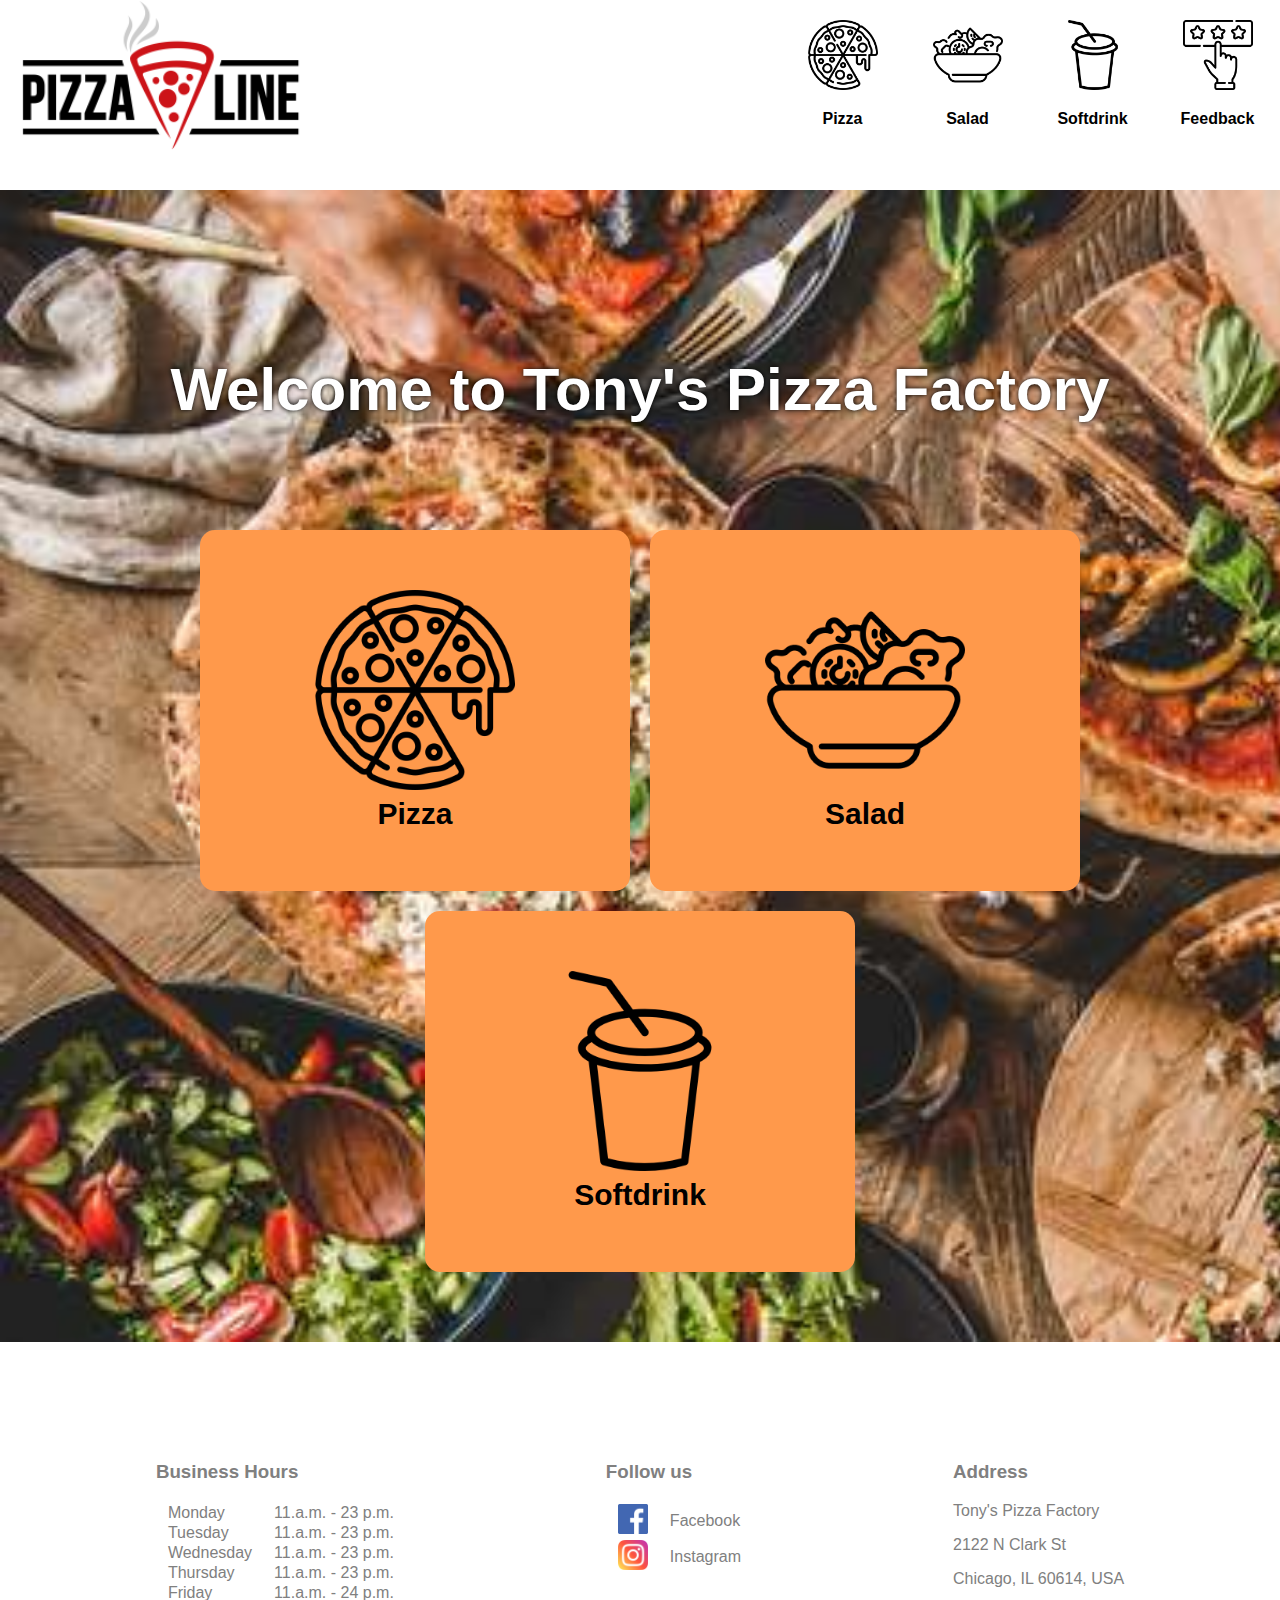
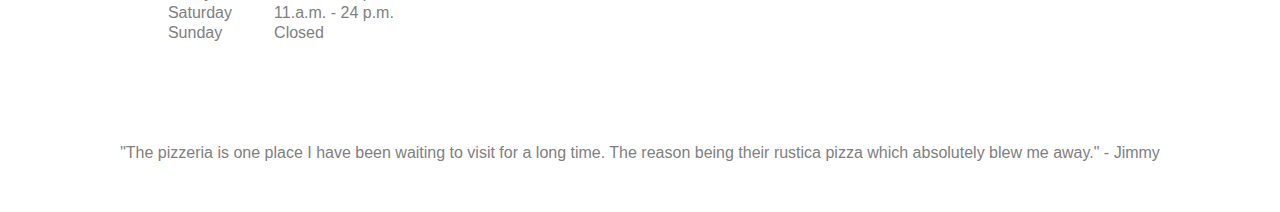
<file: index.html>
<!DOCTYPE html>
<html lang="en">
<head>
    <meta charset="UTF-8">
    <title>Home</title>
    <link rel="stylesheet" href="css/main.css">
    <link rel="stylesheet" href="css/index.css">
    <script type="text/javascript" src="js/navmenu.js"></script>
</head>
<body>
<header>
    <nav>
        <div id="logo-container">
            <a href="index.html">
                <img id="logo" src="img/Logo_Pizza_Projekt.png" alt="Pizzeria Logo">
            </a>
        </div>
        <div class="navbar" id="navbar">
            <a href="javascript:void(0);" class="icon" onclick="openMenu();">
                <img class="navpicture" src="img/menu-icon.png" alt="Menu Icon">
            </a>
            <a href="html/pizza.html">
                <div class="nav-element">
                    <img class="navpicture" src="img/pizza.png" alt="Picture of a pizza">
                    <p>Pizza</p>
                </div>
            </a>
            <a href="html/salad.html">
                <div class="nav-element">
                    <img class="navpicture" src="img/salad.png" alt="Picture of a salad">
                    <p>Salad</p>
                </div>
            </a>
            <a href="html/softdrinks.html">
                <div class="nav-element">
                    <img class="navpicture" src="img/softdrink.png" alt="Picture of a Softdrink">
                    <p>Softdrink</p>
                </div>
            </a>
            <a href="html/feedback.html">
                <div class="nav-element">
                    <img class="navpicture" src="img/rating.png" alt="Feedback icon">
                    <p>Feedback</p>
                </div>
            </a>
        </div>
    </nav>
</header>

<main>
    <h1>Welcome to Tony's Pizza Factory</h1>
    <div class="flexbox-home">
        <div class="flexbox-home-element">
            <a href="html/pizza.html">
                <figure>
                    <img class="homepicture" src="img/pizza.png" alt="Picture of a pizza">
                    <figcaption>Pizza</figcaption>
                </figure>
            </a>
        </div>
        <div class="flexbox-home-element">
            <a href="html/salad.html">
                <figure>
                    <img class="homepicture" src="img/salad.png" alt="Picture of a salad">
                    <figcaption>Salad</figcaption>
                </figure>
            </a>
        </div>
        <div class="flexbox-home-element">
            <a href="html/pizza.html">
                <figure>
                    <img class="homepicture" src="img/softdrink.png" alt="Picture of a soft drink">
                    <figcaption>Softdrink</figcaption>
                </figure>
            </a>
        </div>
    </div>

</main>

<footer>
    <div class="flexbox-container-footer">
    <div class="flexbox-footer-element" id="business-hours">
        <h3>Business Hours</h3>
        <table id="table-business-hours">
            <tr>
                <td>Monday</td>
                <td>11.a.m. - 23 p.m.</td>
            </tr>
            <tr>
                <td>Tuesday</td>
                <td>11.a.m. - 23 p.m.</td>
            </tr>
            <tr>
                <td>Wednesday</td>
                <td>11.a.m. - 23 p.m.</td>
            </tr>
            <tr>
                <td>Thursday</td>
                <td>11.a.m. - 23 p.m.</td>
            </tr>
            <tr>
                <td>Friday</td>
                <td>11.a.m. - 24 p.m.</td>
            </tr>
            <tr>
                <td>Saturday</td>
                <td>11.a.m. - 24 p.m.</td>
            </tr>
            <tr>
                <td>Sunday</td>
                <td>Closed</td>
            </tr>
        </table>
    </div>

    <div class="flexbox-footer-element" id="socials">
        <h3>Follow us</h3>
        <table id="table-socials">
            <tr>
                <td>
                    <a href="https://facebook.com">
                        <img class="social-logo" src="img/facebook.png" alt="Facebook Logo">
                    </a>
                </td>
                <td>
                    <a class="social-link" href="https://facebook.com">
                        Facebook
                    </a>
                </td>
            </tr>
            <tr>
                <td>
                    <a href="https://instagram.com">
                        <img class="social-logo" src="img/instagram.png" alt="Instagram Logo">
                    </a>
                </td>
                <td>
                    <a class="social-link" href="https://instagram.com">
                        Instagram
                    </a>
                </td>
            </tr>
        </table>
    </div>

    <div class="flexbox-footer-element" id="address">
        <h3>Address</h3>
        <p>Tony's Pizza Factory</p>
        <p>2122 N Clark St</p>
        <p>Chicago, IL 60614, USA</p>
    </div>
    </div>

    <div id="quote">
        <p>"The pizzeria is one place I have been waiting to visit for a long time. The reason being their rustica pizza which absolutely blew me away." - Jimmy</p>
    </div>

</footer>
</body>
</html>
</file>
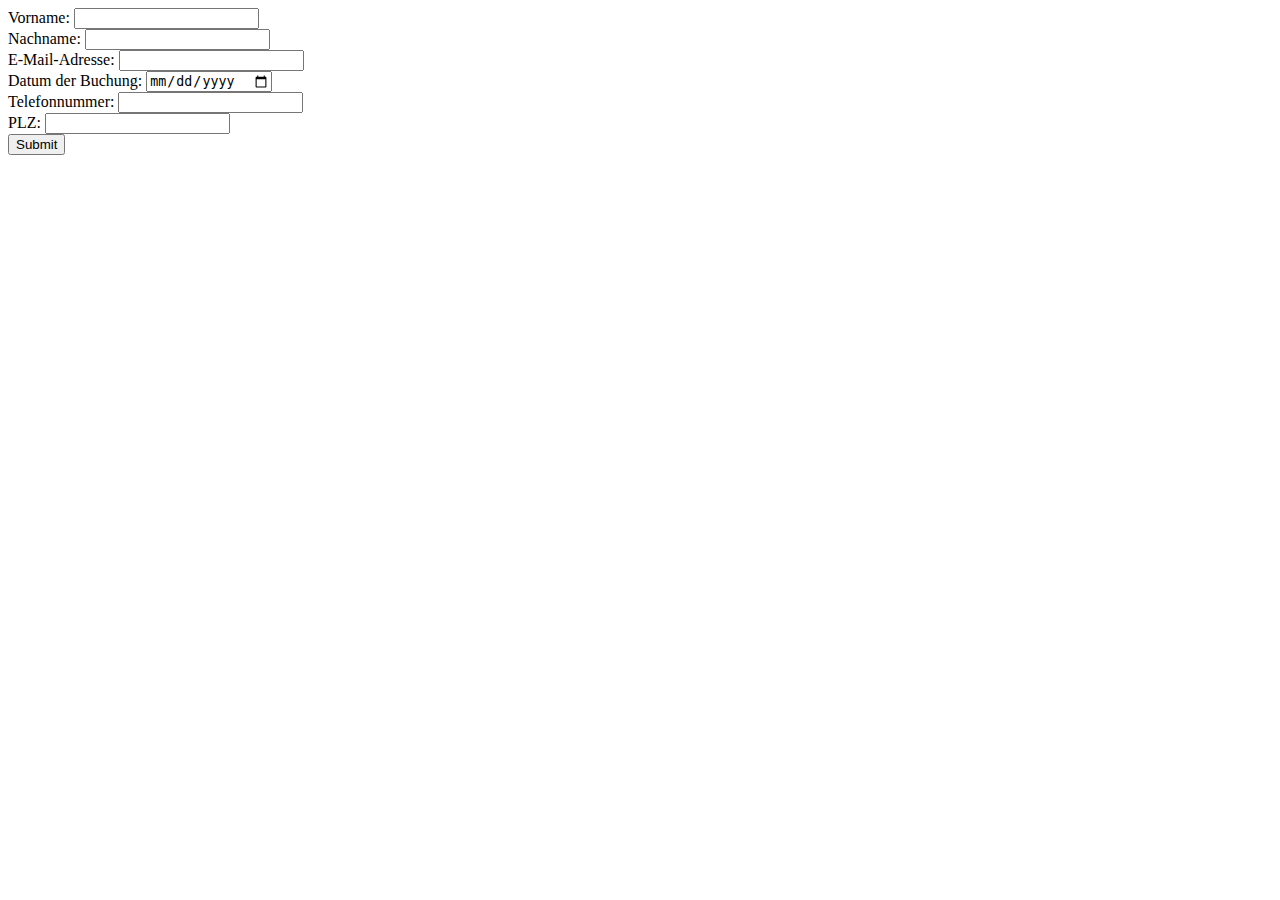
<file: hausaufgaben/form.html>
<!DOCTYPE html>
<html lang="de">
<head>
    <meta charset="UTF-8">
    <title>HTML Form</title>
    <script>
        function popUp()
        {
            let vorname  = document.getElementById("vorname").value.toString();
            let nachname = document.getElementById("nachname").value.toString();

            alert("Der Name lautet " + vorname + " " + nachname);
        }

        function umlautCheck(str)
        {
            let charArray = str.split("");

            for (let i = 0; i < charArray.length; i++)
            {
                switch (charArray[i]){
                    case "ä":
                        charArray[i] = "a"
                        break;
                    case "ö":
                        charArray[i] = "o"
                        break;
                    case "ü":
                        charArray[i] = "u"
                        break;
                    case "Ä":
                        charArray[i] = "A"
                        break;
                    case "Ö":
                        charArray[i] = "O"
                        break;
                    case "Ü":
                        charArray[i] = "U"
                        break;
                }
            }

            return charArray.join("");
        }

        function umlaut()
        {
            let vorname  = document.getElementById("vorname").value.toString();
            let nachname = document.getElementById("nachname").value.toString();

            document.getElementById("vorname").value  = umlautCheck(vorname);
            document.getElementById("nachname").value = umlautCheck(nachname);
        }

        function onSubmit()
        {
            popUp();
            umlaut();
        }
    </script>
</head>
<body>
    <form id="testform" action="#" onsubmit="onSubmit()">
        <label for="vorname">Vorname:</label>
        <input id="vorname" name="vorname" pattern="[A-ZÄÖÜa-zäöü]+" required/><br>

        <label for="nachname">Nachname: </label>
        <input id="nachname" name="nachname" pattern="[A-ZÄÖÜa-zäöü]+" required/><br>

        <label for="email">E-Mail-Adresse: </label>
        <input type="email" id="email" name="email" required/><br>

        <label for="buchung">Datum der Buchung: </label>
        <input type="date" id="buchung" name="buchung" required/><br>

        <label for="telefonnummer">Telefonnummer: </label>
        <input type="tel" id="telefonnummer" name="telefonnummer" /><br>

        <label for="plz">PLZ: </label>
        <input id="plz" name="plz" pattern="\d{4}"  oninvalid="this.setCustomValidity('Die PLZ besteht aus 4 Zahlen (Schweizer Format)')" required/><br>

        <input type="submit"/>
    </form>
</body>
</html>
</file>
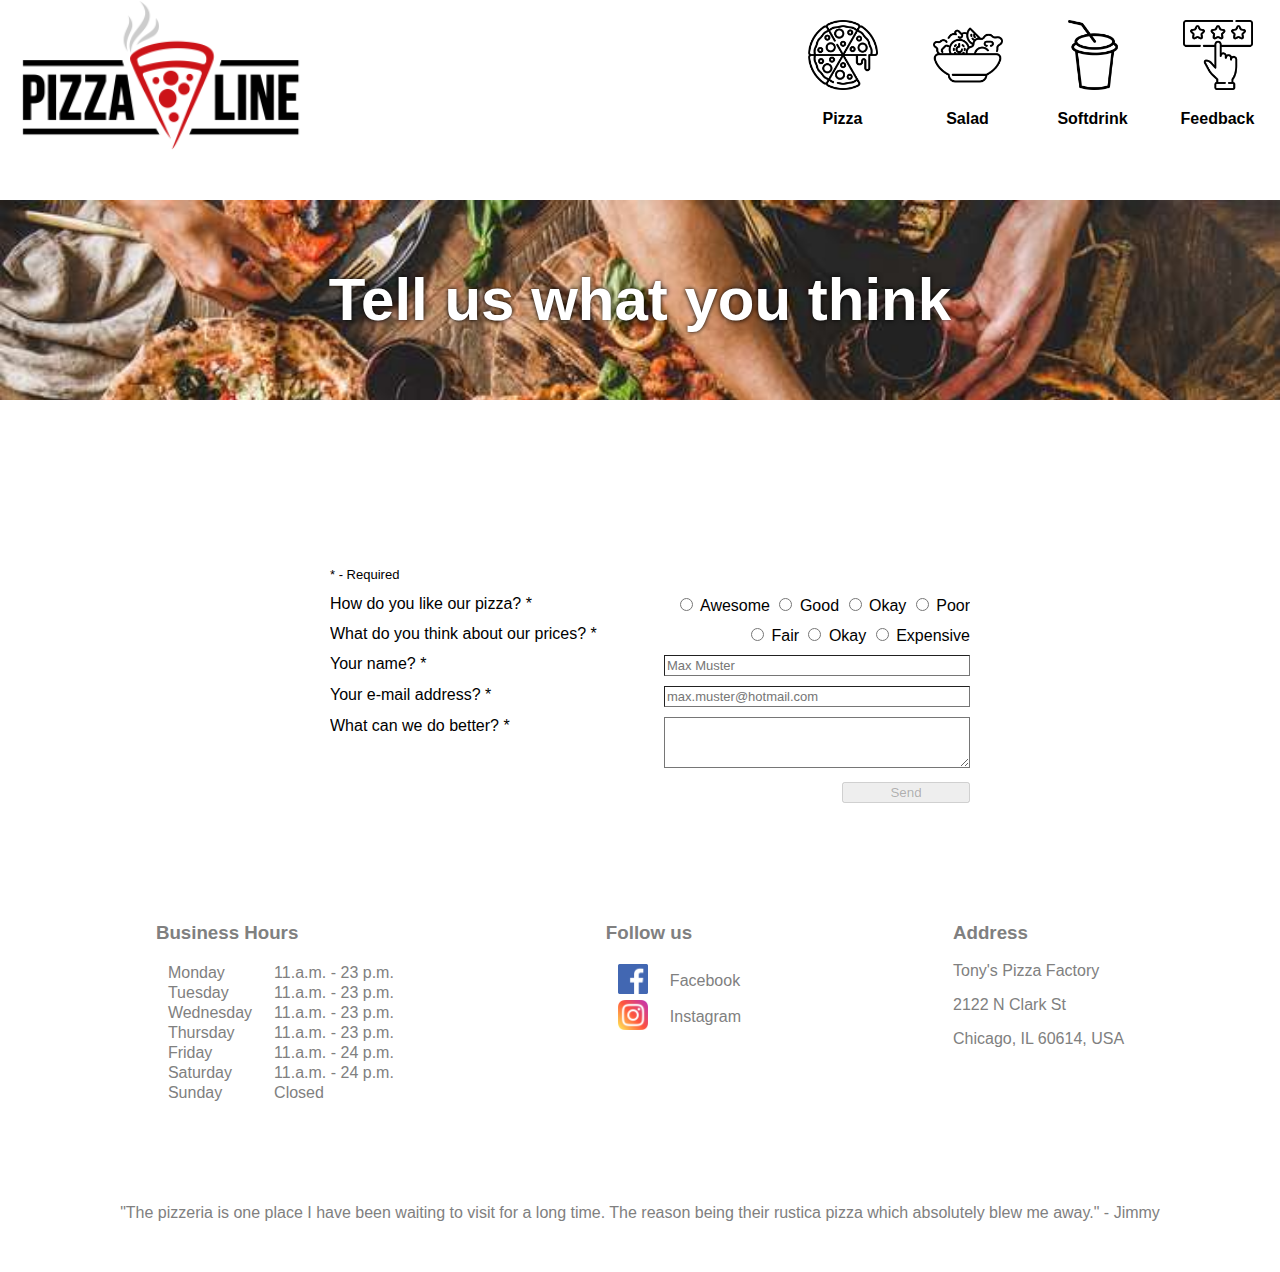
<file: html/feedback.html>
<!DOCTYPE html>
<html lang="en">
<head>
    <meta charset="UTF-8">
    <title>Feedback</title>
    <link rel="Stylesheet" href="../css/main.css">
    <link rel="stylesheet" href="../css/feedback.css">
    <script type="text/javascript" src="../js/navmenu.js"></script>
    <script type="text/javascript" src="../js/formvalidation.js"></script>
    <script type="text/javascript" src="../js/feedback.js"></script>
</head>
<body>
<header>
    <nav>
        <div id="logo-container">
            <a href="../index.html">
                <img id="logo" src="../img/Logo_Pizza_Projekt.png" alt="Pizzeria Logo">
            </a>
        </div>
        <div class="navbar" id="navbar">
            <a href="javascript:void(0);" class="icon" onclick="openMenu();">
                <img class="navpicture" src="../img/menu-icon.png" alt="Menu Icon">
            </a>
            <a href="pizza.html">
                <div class="nav-element">
                    <img class="navpicture" src="../img/pizza.png" alt="Picture of a pizza">
                    <p>Pizza</p>
                </div>
            </a>
            <a href="salad.html">
                <div class="nav-element">
                    <img class="navpicture" src="../img/salad.png" alt="Picture of a salad">
                    <p>Salad</p>
                </div>
            </a>
            <a href="softdrinks.html">
                <div class="nav-element">
                    <img class="navpicture" src="../img/softdrink.png" alt="Picture of a Softdrink">
                    <p>Softdrink</p>
                </div>
            </a>
            <a href="feedback.html">
                <div class="nav-element">
                    <img class="navpicture"  src="../img/rating.png" alt="Feedback icon">
                    <p>Feedback</p>
                </div>
            </a>
        </div>
    </nav>
</header>
<main>
    <div class="title">
        <h1>Tell us what you think</h1>
    </div>
    <div id="confirmation" class="">
        <p>Thank you for your feedback!</p>
    </div>
    <form id="feedback" name="feedback" onsubmit="event.preventDefault();">
        <p id="required-text">* - Required</p>
        <div class="formRow">
            <p class="labeltext">How do you like our pizza? *</p>
            <div class="options" >
                <input type="radio" id="awesome-pizza" name="fav_pizza" value="awesome" required>
                <label for="awesome-pizza">Awesome</label>

                <input type="radio" id="good-pizza" name="fav_pizza" value="good">
                <label for="good-pizza">Good</label>

                <input type="radio" id="okay-pizza" name="fav_pizza" value="okay">
                <label for="okay-pizza">Okay</label>

                <input type="radio" id="poor-pizza" name="fav_pizza" value="poor">
                <label for="poor-pizza">Poor</label>
            </div>
        </div>

        <div class="formRow">
            <p class="labeltext">What do you think about our prices? *</p>
            <div class="options">
                <input type="radio" id="fair-price" name="price" value="fair" required>
                <label for="fair-price">Fair</label>

                <input type="radio" id="okay-price" name="price" value="okay">
                <label for="okay-price">Okay</label>

                <input type="radio" id="expensive-price" name="price" value="expensive">
                <label for="expensive-price">Expensive</label>
            </div>
        </div>

        <div class="formRow">
            <label for="formName" class="label">Your name? *</label>
            <div class="options">
                <input type="text" id="formName" name="name" placeholder="Max Muster" maxlength="30">
                <div id="errorName"></div>
            </div>
        </div>
        <div class="formRow">
            <label for="formEmail" class="label">Your e-mail address? *</label>
            <div class="options">
                <input type="text" id="formEmail" name="email" placeholder="max.muster@hotmail.com" maxlength="40">
                <div id="errorEmail"></div>
            </div>
        </div>
        <div class="formRow">
            <label for="formBetter" class="label">What can we do better? *</label>
            <div class="options">
                <textarea id="formBetter" name="feedbackText" rows="3" maxlength="500"></textarea>
                <div id="errorBetter"></div>
            </div>
        </div>
        <div class="formRow">
            <button id="submitButton" onclick="giveFeedback();" type="submit" disabled> Send</button>
        </div>
    </form>

    <div id="feedbackResults"></div>
</main>
<footer>
    <div class="flexbox-container-footer">
        <div class="flexbox-footer-element" id="business-hours">
            <h3>Business Hours</h3>
            <table id="table-business-hours">
                <tr>
                    <td>Monday</td>
                    <td>11.a.m. - 23 p.m.</td>
                </tr>
                <tr>
                    <td>Tuesday</td>
                    <td>11.a.m. - 23 p.m.</td>
                </tr>
                <tr>
                    <td>Wednesday</td>
                    <td>11.a.m. - 23 p.m.</td>
                </tr>
                <tr>
                    <td>Thursday</td>
                    <td>11.a.m. - 23 p.m.</td>
                </tr>
                <tr>
                    <td>Friday</td>
                    <td>11.a.m. - 24 p.m.</td>
                </tr>
                <tr>
                    <td>Saturday</td>
                    <td>11.a.m. - 24 p.m.</td>
                </tr>
                <tr>
                    <td>Sunday</td>
                    <td>Closed</td>
                </tr>
            </table>
        </div>

        <div class="flexbox-footer-element" id="socials">
            <h3>Follow us</h3>
            <table id="table-socials">
                <tr>
                    <td>
                        <a href="https://facebook.com">
                            <img class="social-logo" src="../img/facebook.png" alt="Facebook Logo">
                        </a>
                    </td>
                    <td>
                        <a class="social-link" href="https://facebook.com">
                            Facebook
                        </a>
                    </td>
                </tr>
                <tr>
                    <td>
                        <a href="https://instagram.com">
                            <img class="social-logo" src="../img/instagram.png" alt="Instagram Logo">
                        </a>
                    </td>
                    <td>
                        <a class="social-link" href="https://instagram.com">
                            Instagram
                        </a>
                    </td>
                </tr>
            </table>
        </div>

        <div class="flexbox-footer-element" id="address">
            <h3>Address</h3>
            <p>Tony's Pizza Factory</p>
            <p>2122 N Clark St</p>
            <p>Chicago, IL 60614, USA</p>
        </div>
    </div>

    <div id="quote">
        <p>"The pizzeria is one place I have been waiting to visit for a long time. The reason being their rustica pizza which absolutely blew me away." - Jimmy</p>
    </div>

</footer>
</body>
</html>
</file>
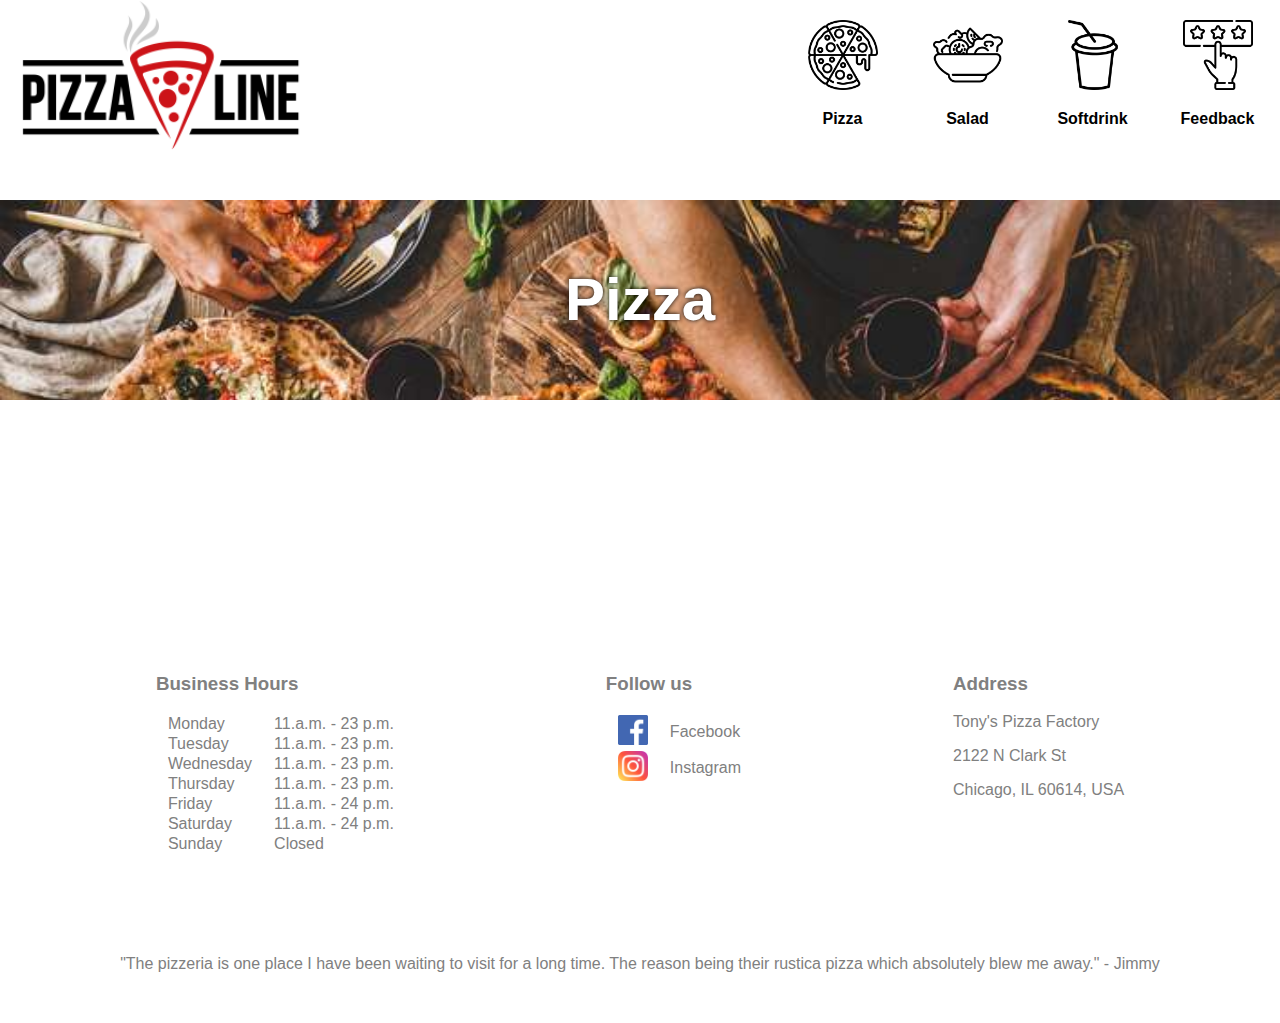
<file: html/pizza.html>
<!DOCTYPE html>
<html lang="en">
<head>
    <meta charset="UTF-8">
    <title>Pizza</title>
    <link rel="Stylesheet" href="../css/main.css">
    <link rel="stylesheet" href="../css/food.css">
    <script type="text/javascript" src="../js/navmenu.js"></script>
    <script type="text/javascript" src="../js/getfooditems.js"></script>
    <script type="text/javascript" src="../js/order.js"></script>
</head>
<body onload="getPizza()">
<header>
    <nav>
        <div id="logo-container">
            <a href="../index.html">
                <img id="logo" src="../img/Logo_Pizza_Projekt.png" alt="Pizzeria Logo">
            </a>
        </div>
        <div class="navbar" id="navbar">
            <a href="javascript:void(0);" class="icon" onclick="openMenu();">
                <img class="navpicture" src="../img/menu-icon.png" alt="Menu Icon">
            </a>
            <a href="pizza.html">
                <div class="nav-element">
                    <img class="navpicture" src="../img/pizza.png" alt="Picture of a pizza">
                    <p>Pizza</p>
                </div>
            </a>
            <a href="salad.html">
                <div class="nav-element">
                    <img class="navpicture" src="../img/salad.png" alt="Picture of a salad">
                    <p>Salad</p>
                </div>
            </a>
            <a href="softdrinks.html">
                <div class="nav-element">
                    <img class="navpicture" src="../img/softdrink.png" alt="Picture of a Softdrink">
                    <p>Softdrink</p>
                </div>
            </a>
            <a href="feedback.html">
                <div class="nav-element">
                    <img class="navpicture"  src="../img/rating.png" alt="Feedback icon">
                    <p>Feedback</p>
                </div>
            </a>
        </div>
    </nav>
</header>
<main>
    <div class="title">
        <h1>Pizza</h1>
    </div>
    <div id="confirmation" class="">
        <p>Your order was placed</p>
    </div>
    <div id="pizzas" class="flexbox-container-food">
    </div>
</main>
<footer>
    <div class="flexbox-container-footer">
        <div class="flexbox-footer-element" id="business-hours">
            <h3>Business Hours</h3>
            <table id="table-business-hours">
                <tr>
                    <td>Monday</td>
                    <td>11.a.m. - 23 p.m.</td>
                </tr>
                <tr>
                    <td>Tuesday</td>
                    <td>11.a.m. - 23 p.m.</td>
                </tr>
                <tr>
                    <td>Wednesday</td>
                    <td>11.a.m. - 23 p.m.</td>
                </tr>
                <tr>
                    <td>Thursday</td>
                    <td>11.a.m. - 23 p.m.</td>
                </tr>
                <tr>
                    <td>Friday</td>
                    <td>11.a.m. - 24 p.m.</td>
                </tr>
                <tr>
                    <td>Saturday</td>
                    <td>11.a.m. - 24 p.m.</td>
                </tr>
                <tr>
                    <td>Sunday</td>
                    <td>Closed</td>
                </tr>
            </table>
        </div>

        <div class="flexbox-footer-element" id="socials">
            <h3>Follow us</h3>
            <table id="table-socials">
                <tr>
                    <td>
                        <a href="https://facebook.com">
                            <img class="social-logo" src="../img/facebook.png" alt="Facebook Logo">
                        </a>
                    </td>
                    <td>
                        <a class="social-link" href="https://facebook.com">
                            Facebook
                        </a>
                    </td>
                </tr>
                <tr>
                    <td>
                        <a href="https://instagram.com">
                            <img class="social-logo" src="../img/instagram.png" alt="Instagram Logo">
                        </a>
                    </td>
                    <td>
                        <a class="social-link" href="https://instagram.com">
                            Instagram
                        </a>
                    </td>
                </tr>
            </table>
        </div>

        <div class="flexbox-footer-element" id="address">
            <h3>Address</h3>
            <p>Tony's Pizza Factory</p>
            <p>2122 N Clark St</p>
            <p>Chicago, IL 60614, USA</p>
        </div>
    </div>

    <div id="quote">
        <p>"The pizzeria is one place I have been waiting to visit for a long time. The reason being their rustica pizza which absolutely blew me away." - Jimmy</p>
    </div>

</footer>
</body>
</html>
</file>
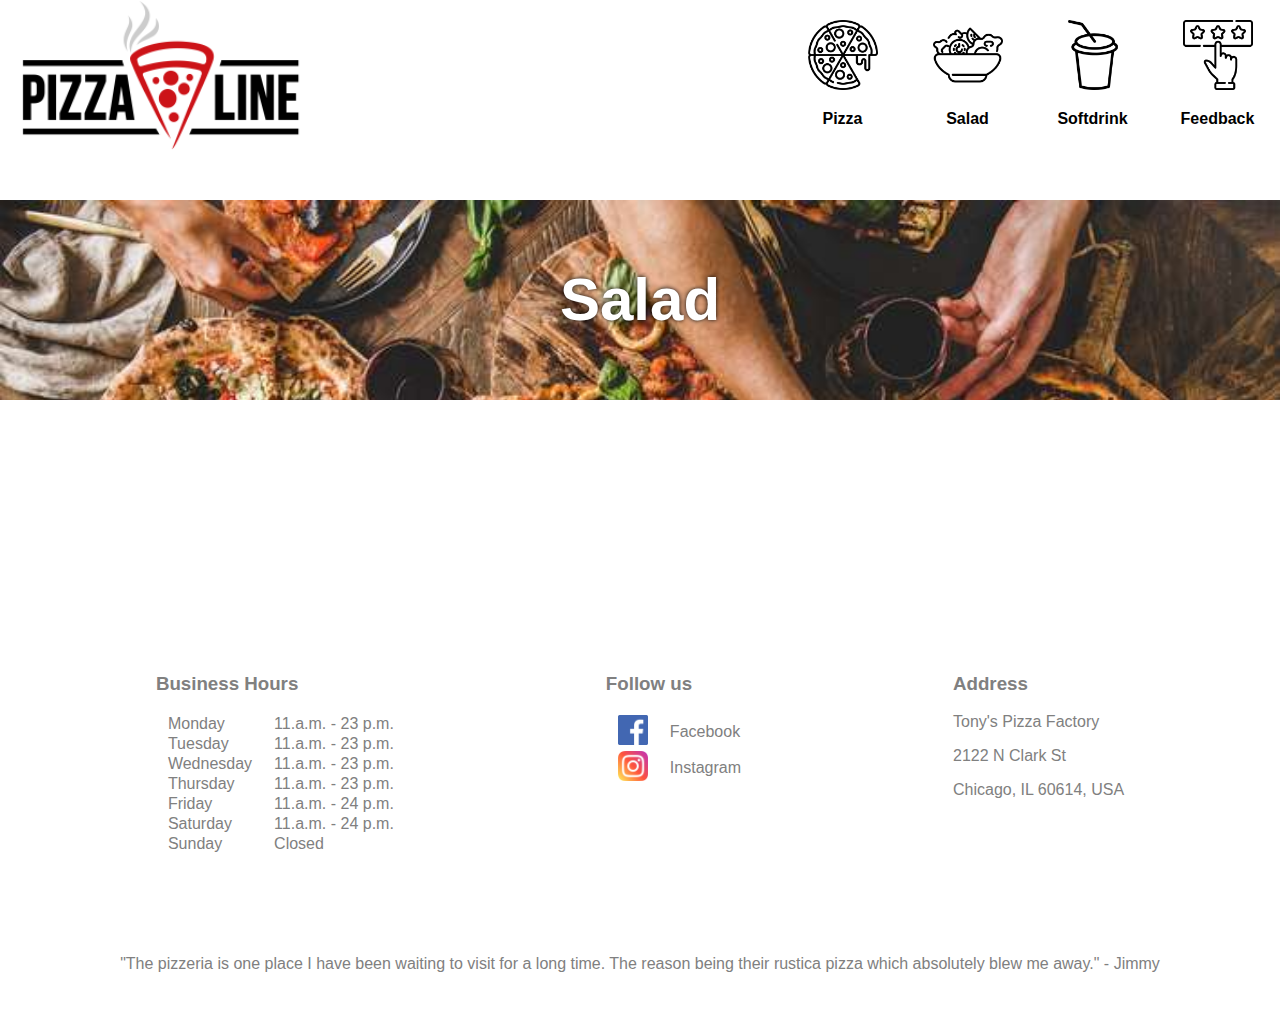
<file: html/salad.html>
<!DOCTYPE html>
<html lang="en">
<head>
    <meta charset="UTF-8">
    <title>Salad</title>
    <link rel="Stylesheet" href="../css/main.css">
    <link rel="stylesheet" href="../css/food.css">
    <script type="text/javascript" src="../js/navmenu.js"></script>
    <script type="text/javascript" src="../js/getfooditems.js"></script>
    <script type="text/javascript" src="../js/order.js"></script>
</head>
<body onload="getSalad()">
<header>
    <nav>
        <div id="logo-container">
            <a href="../index.html">
                <img id="logo" src="../img/Logo_Pizza_Projekt.png" alt="Pizzeria Logo">
            </a>
        </div>
        <div class="navbar" id="navbar">
            <a href="javascript:void(0);" class="icon" onclick="openMenu();">
                <img class="navpicture" src="../img/menu-icon.png" alt="Menu Icon">
            </a>
            <a href="pizza.html">
                <div class="nav-element">
                    <img class="navpicture" src="../img/pizza.png" alt="Picture of a pizza">
                    <p>Pizza</p>
                </div>
            </a>
            <a href="salad.html">
                <div class="nav-element">
                    <img class="navpicture" src="../img/salad.png" alt="Picture of a salad">
                    <p>Salad</p>
                </div>
            </a>
            <a href="softdrinks.html">
                <div class="nav-element">
                    <img class="navpicture" src="../img/softdrink.png" alt="Picture of a Softdrink">
                    <p>Softdrink</p>
                </div>
            </a>
            <a href="feedback.html">
                <div class="nav-element">
                    <img class="navpicture"  src="../img/rating.png" alt="Feedback icon">
                    <p>Feedback</p>
                </div>
            </a>
        </div>
    </nav>
</header>
<main>
    <div class="title">
        <h1>Salad</h1>
    </div>
    <div id="confirmation" class="">
        <p>Your order was placed</p>
    </div>
    <div id="salads" class="flexbox-container-food"></div>
</main>
<footer>
    <div class="flexbox-container-footer">
        <div class="flexbox-footer-element" id="business-hours">
            <h3>Business Hours</h3>
            <table id="table-business-hours">
                <tr>
                    <td>Monday</td>
                    <td>11.a.m. - 23 p.m.</td>
                </tr>
                <tr>
                    <td>Tuesday</td>
                    <td>11.a.m. - 23 p.m.</td>
                </tr>
                <tr>
                    <td>Wednesday</td>
                    <td>11.a.m. - 23 p.m.</td>
                </tr>
                <tr>
                    <td>Thursday</td>
                    <td>11.a.m. - 23 p.m.</td>
                </tr>
                <tr>
                    <td>Friday</td>
                    <td>11.a.m. - 24 p.m.</td>
                </tr>
                <tr>
                    <td>Saturday</td>
                    <td>11.a.m. - 24 p.m.</td>
                </tr>
                <tr>
                    <td>Sunday</td>
                    <td>Closed</td>
                </tr>
            </table>
        </div>

        <div class="flexbox-footer-element" id="socials">
            <h3>Follow us</h3>
            <table id="table-socials">
                <tr>
                    <td>
                        <a href="https://facebook.com">
                            <img class="social-logo" src="../img/facebook.png" alt="Facebook Logo">
                        </a>
                    </td>
                    <td>
                        <a class="social-link" href="https://facebook.com">
                            Facebook
                        </a>
                    </td>
                </tr>
                <tr>
                    <td>
                        <a href="https://instagram.com">
                            <img class="social-logo" src="../img/instagram.png" alt="Instagram Logo">
                        </a>
                    </td>
                    <td>
                        <a class="social-link" href="https://instagram.com">
                            Instagram
                        </a>
                    </td>
                </tr>
            </table>
        </div>

        <div class="flexbox-footer-element" id="address">
            <h3>Address</h3>
            <p>Tony's Pizza Factory</p>
            <p>2122 N Clark St</p>
            <p>Chicago, IL 60614, USA</p>
        </div>
    </div>

    <div id="quote">
        <p>"The pizzeria is one place I have been waiting to visit for a long time. The reason being their rustica pizza which absolutely blew me away." - Jimmy</p>
    </div>

</footer>
</body>
</html>
</file>
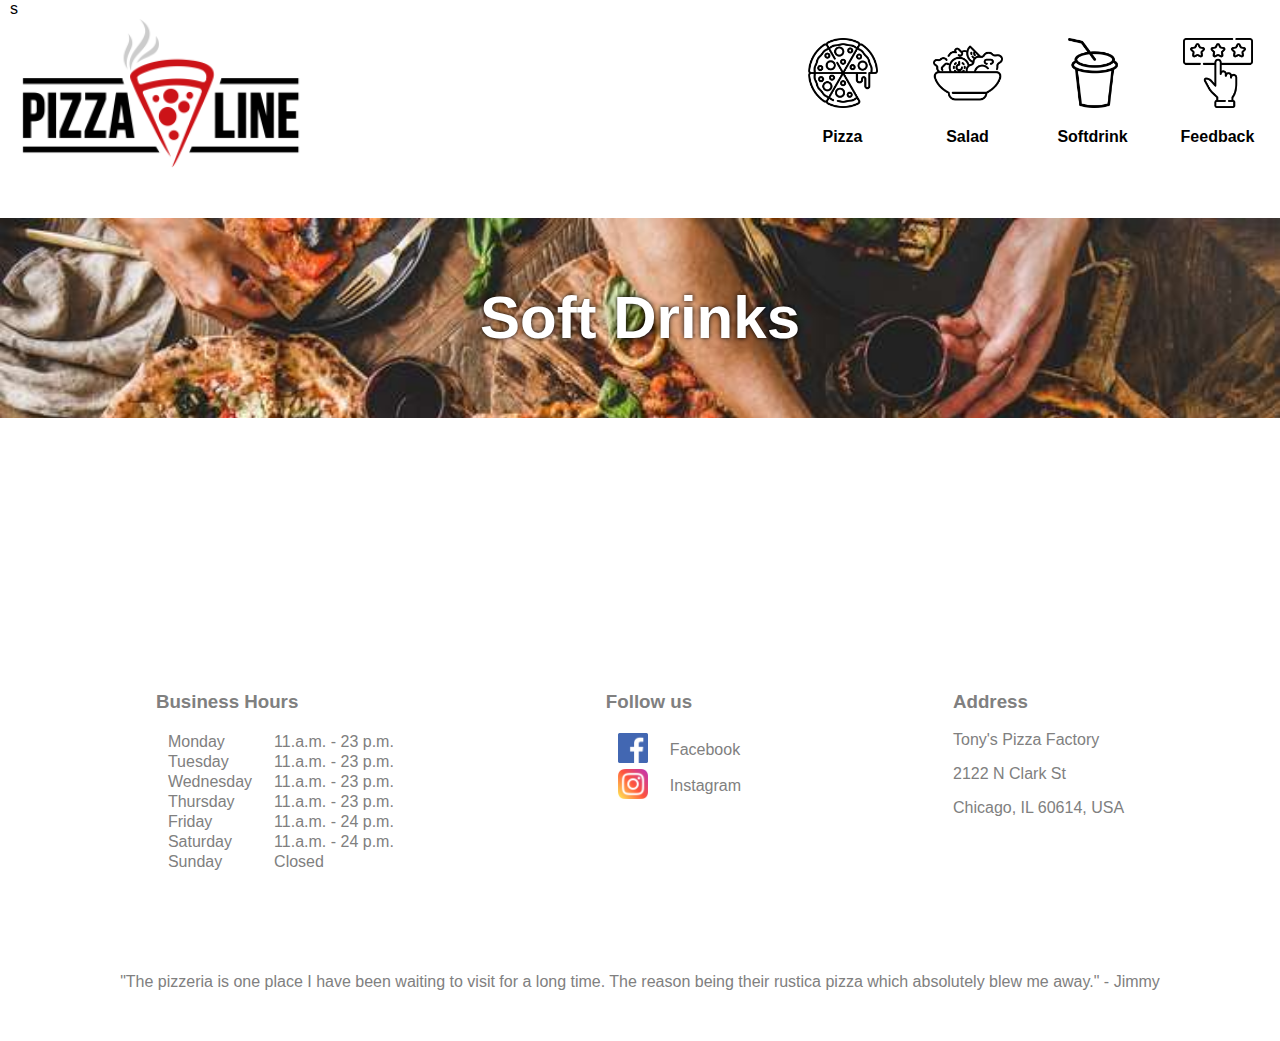
<file: html/softdrinks.html>
<!DOCTYPE html>
<html lang="en">
<head>
    <meta charset="UTF-8">
    <title>Soft Drinks</title>
    <link rel="Stylesheet" href="../css/main.css">
    <link rel="stylesheet" href="../css/food.css">
    <script type="text/javascript" src="../js/navmenu.js"></script>
    <script type="text/javascript" src="../js/getfooditems.js"></script>
    <script type="text/javascript" src="../js/order.js"></script>
</head>
<body onload="getDrinks()">
<header>
    <nav>s
        <div id="logo-container">
            <a href="../index.html">
                <img id="logo" src="../img/Logo_Pizza_Projekt.png" alt="Pizzeria Logo">
            </a>
        </div>
        <div class="navbar" id="navbar">
            <a href="javascript:void(0);" class="icon" onclick="openMenu();">
                <img class="navpicture" src="../img/menu-icon.png" alt="Menu Icon">
            </a>
            <a href="pizza.html">
                <div class="nav-element">
                    <img class="navpicture" src="../img/pizza.png" alt="Picture of a pizza">
                    <p>Pizza</p>
                </div>
            </a>
            <a href="salad.html">
                <div class="nav-element">
                    <img class="navpicture" src="../img/salad.png" alt="Picture of a salad">
                    <p>Salad</p>
                </div>
            </a>
            <a href="softdrinks.html">
                <div class="nav-element">
                    <img class="navpicture" src="../img/softdrink.png" alt="Picture of a Softdrink">
                    <p>Softdrink</p>
                </div>
            </a>
            <a href="feedback.html">
                <div class="nav-element">
                    <img class="navpicture"  src="../img/rating.png" alt="Feedback icon">
                    <p>Feedback</p>
                </div>
            </a>
        </div>
    </nav>
</header>
<main>
    <div class="title">
        <h1>Soft Drinks</h1>
    </div>
    <div id="confirmation" class="">
        <p>Your order was placed</p>
    </div>
    <div id="drinks" class="flexbox-container-food"></div>

</main>
<footer>
    <div class="flexbox-container-footer">
        <div class="flexbox-footer-element" id="business-hours">
            <h3>Business Hours</h3>
            <table id="table-business-hours">
                <tr>
                    <td>Monday</td>
                    <td>11.a.m. - 23 p.m.</td>
                </tr>
                <tr>
                    <td>Tuesday</td>
                    <td>11.a.m. - 23 p.m.</td>
                </tr>
                <tr>
                    <td>Wednesday</td>
                    <td>11.a.m. - 23 p.m.</td>
                </tr>
                <tr>
                    <td>Thursday</td>
                    <td>11.a.m. - 23 p.m.</td>
                </tr>
                <tr>
                    <td>Friday</td>
                    <td>11.a.m. - 24 p.m.</td>
                </tr>
                <tr>
                    <td>Saturday</td>
                    <td>11.a.m. - 24 p.m.</td>
                </tr>
                <tr>
                    <td>Sunday</td>
                    <td>Closed</td>
                </tr>
            </table>
        </div>

        <div class="flexbox-footer-element" id="socials">
            <h3>Follow us</h3>
            <table id="table-socials">
                <tr>
                    <td>
                        <a href="https://facebook.com">
                            <img class="social-logo" src="../img/facebook.png" alt="Facebook Logo">
                        </a>
                    </td>
                    <td>
                        <a class="social-link" href="https://facebook.com">
                            Facebook
                        </a>
                    </td>
                </tr>
                <tr>
                    <td>
                        <a href="https://instagram.com">
                            <img class="social-logo" src="../img/instagram.png" alt="Instagram Logo">
                        </a>
                    </td>
                    <td>
                        <a class="social-link" href="https://instagram.com">
                            Instagram
                        </a>
                    </td>
                </tr>
            </table>
        </div>

        <div class="flexbox-footer-element" id="address">
            <h3>Address</h3>
            <p>Tony's Pizza Factory</p>
            <p>2122 N Clark St</p>
            <p>Chicago, IL 60614, USA</p>
        </div>
    </div>

    <div id="quote">
        <p>"The pizzeria is one place I have been waiting to visit for a long time. The reason being their rustica pizza which absolutely blew me away." - Jimmy</p>
    </div>

</footer>
</body>
</html>
</file>
<file: css/main.css>
/*Global*/
body {
    font-family: Helvetica, Arial, sans-serif;
    width: 100%;
    margin: 0;
    padding: 0;
}
a:link {
    color: black;
    text-decoration: none;
    font-weight: bold;
}
a:visited {
    color: black;
    text-decoration: none;
    font-weight: bold;
}
a:hover {
    color: black;
    text-decoration: none;
    font-weight: bold;
}
a:active {
    color: black;
    text-decoration: none;
    font-weight: bold;
}

/*Header*/
header {
    overflow: hidden;
    margin: 0 0 0 10px;
    padding: 0;
}
#logo {
    float: left;
    height: 150px;
}

.navbar {
    float:right;
    overflow: hidden;
}

.navbar a {
    margin: 0;
    padding: 0;
    float: left;
    display: block;
    width: 125px;
    text-align: center;
    align-self: center;
}
.navbar > a:hover {
    background-color: whitesmoke;
}

.navpicture{
    width: 70px;
    height: 70px;
    align-self: center;
}
.nav-element {
    margin-top: 20px;
}
.navbar .icon {
    display: none;
}
@media screen and (max-width: 1000px) {
    .navbar a {display: none;}
    .navbar a.icon {
        float: right;
        display: block;
    }
}

@media screen and (max-width: 1000px) {
    .navbar.responsive {position: relative;}
    .navbar.responsive .icon {
        position: relative;
        right: 0;
        top: 0;
    }
    .navbar.responsive a {
        float: none;
        display: block;
    }
}

/*Main*/
main {
    margin: 0;
    padding: 0;
}
.title{
    min-height:200px;
    background-image: url('../img/Pizza_Home_screen.jpg');
    background-size: cover;
    position: relative;
    margin-bottom: 50px;
    margin-top: 50px;
}
h1 {
    font-size: 60px;
    color: white;
    text-shadow: black 0 0 5px;
    text-align: center;
    line-height: 200px;
}

#confirmation {
    visibility: hidden;
    text-align: center;
    border: 2px green solid;
    border-radius: 20px;
    margin: 0 20px 50px;
    background-color: lightgreen;
    color: green;
}

.visible {
    visibility: visible !important;
}

/*Footer*/
th,td {
    padding: 0 10px ;
}
footer {
    color: gray;
}
.flexbox-container-footer {
    display: flex;
    flex-wrap: wrap;
    justify-content: center;
    margin-top: 50px;
}
.flexbox-footer-element {
    text-align: left;
    margin: 50px 100px 50px 100px;
}
.social-logo {
    width: 30px;
    height: 30px;
}
.social-link {
    font-weight: lighter !important;
    color: gray !important;
}
#quote{
    text-align: center;
    margin-top: 50px;
    margin-bottom: 50px;
}
</file>
<file: css/index.css>
main {
    min-height: 600px;
    background-image: url('../img/Pizza_Home_screen.jpg');
    background-size: cover;
}

.homepicture{
    width: 200px;
    height: 200px;
}

.flexbox-home {
    display: flex;
    flex-wrap: wrap;
    justify-content: center;
    padding-bottom: 50px;
}

.flexbox-home-element {
    text-align: center;
    margin: 0 10px 20px;
    padding: 30px 75px;

    background-color: #FF994B;
    border-radius: 15px;
}

.flexbox-home-element > a {
    font-weight: bold;
    text-decoration: none;
    font-size: 30px;
}

h1 {
    padding-top: 100px !important;
}
</file>
<file: css/feedback.css>
#required-text {
    float: left;
    font-size: small;
    margin-left: 10px;
}

form {
    margin: auto;
    width: 30%;
}

.formRow {
    width: 100%;
    margin: 10px;
    overflow: hidden;
}

.labeltext {
    display: inline;
    margin: 0;
    padding: 0;
}

#errorName > p, #errorEmail > p, #errorBetter > p {
    margin: 0;
    padding: 0;
    color: red;
    font-size: small;
}

.options {
    float: right;
}

textarea {
    font-family: inherit;
    font-size: small;
    resize: vertical;
    width: 300px;
    padding: 2px;
    margin: 0;
    border-width: 1px;
}

input[type=text] {
    width: 300px;
    padding: 2px;
    margin: 0;
    font-family: inherit;
    font-size: small;
    border-width: 1px;
}

#submitButton {
    float: right;
    width: 20%;
}

#ratings {
    margin-left:auto;
    margin-right: auto;
    text-align: left;
}


@media screen and (max-width: 1700px) {
    form {
        margin: auto;
        width: 50%;
    }
}

@media screen and (max-width: 1100px) {
    form {
        margin: auto;
        width: 75%;
    }
}

@media screen and (max-width: 700px) {
    form {
        margin: auto;
        width: 90%;
    }
}

@media screen and (max-width: 600px) {
    .labeltext, .label {
        display: block;
        margin: 0;
        padding-bottom: 3px;
    }

    .options {
        display: block;
        float: left;
        width: 100%;
        margin: 0;
        padding-bottom: 10px;
    }

    #submitButton {
        float: right;
        width: 30%;
    }
}
</file>
<file: css/food.css>
/*Combined CSS for Pizza, Salads and Softdrinks*/
.flexbox-container-food {
    display: grid;
    grid-template-columns: 50% 50%;
    align-items: stretch;
}
@media screen and (max-width: 1200px){
    .flexbox-container-food {
        display: grid;
        grid-template-columns: 100%;
        align-items: stretch;
    }
    main {
        font-size: 20px;
    }
}

.food-item {
    width: 100%;
    display:flex;
}

.food-picture {
    width: 40%;
    padding: 5px;
}

.food-picture > img {
    width: 100%;
    height: 250px;
    object-fit: cover;
    border-radius: 15px;
}

.food-content {
    width: 60%;
    display:flex;
    align-self: center;
    padding: 5px;
}

.food-content {
    width:60%;
}

.food-info {
    width: 70%;
}
.food-buy {
    width: 30%;
    display:flex;
    align-self: center;
}
.food-buy > * {
    width: 50%;
}
.food-buy > p {
    text-align: right;
    margin-right: 10px;
}
.food-buy > button {
    border-radius: 10px;
    width:auto;
    height:auto;
}
.food-buy > button > img {
    width: 30px;
}
</file>
